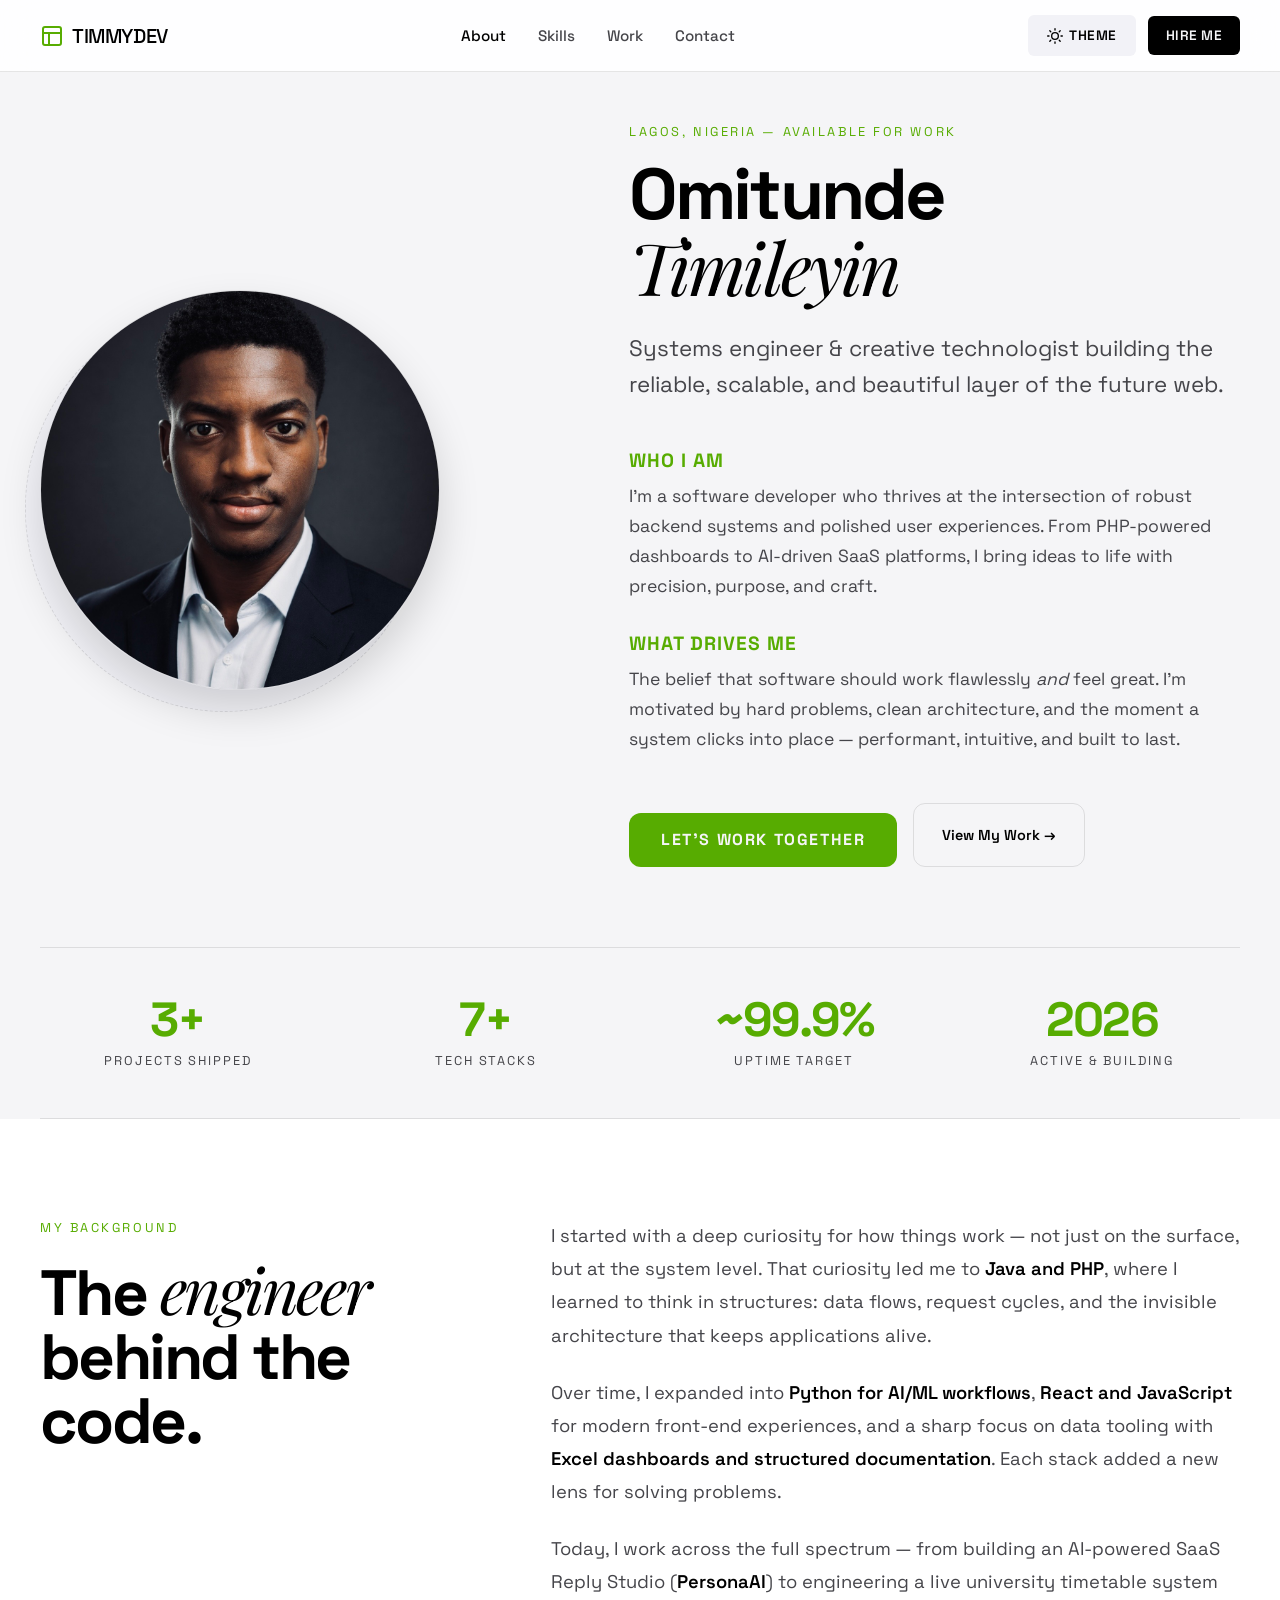
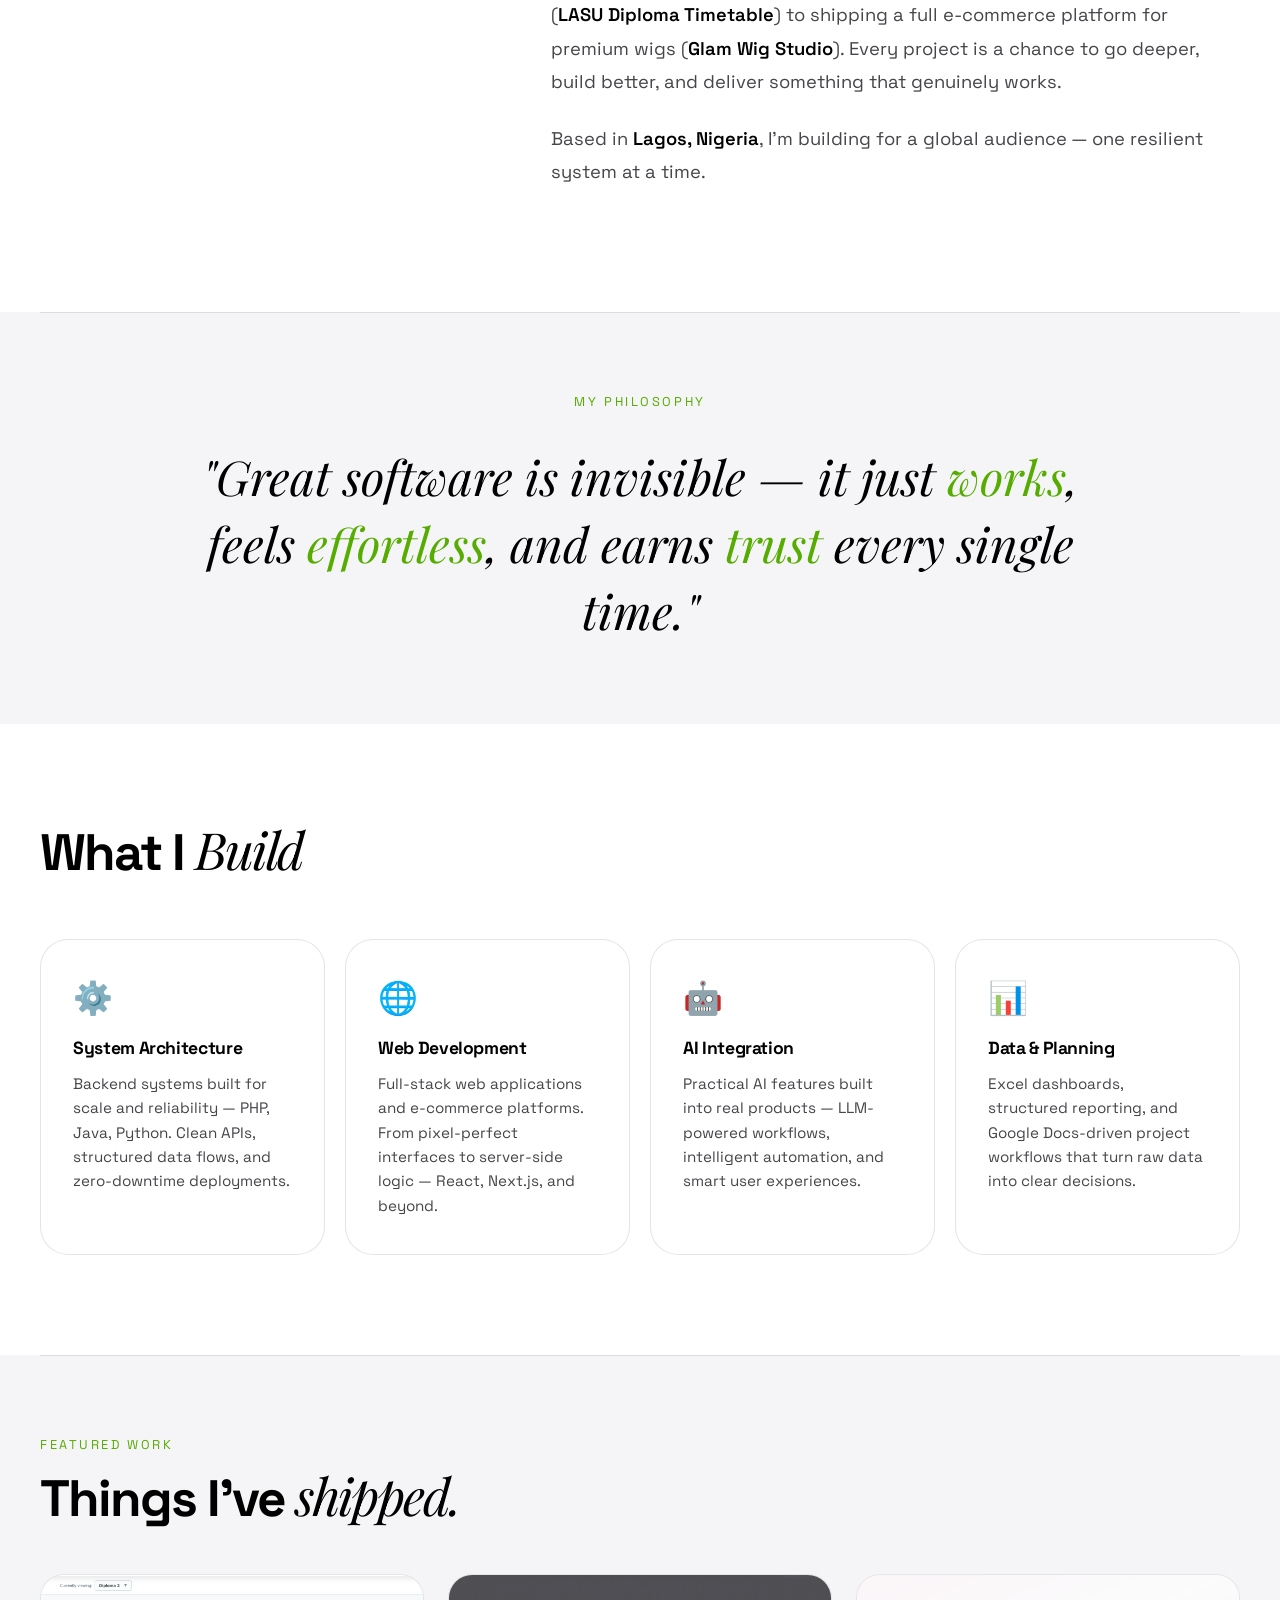
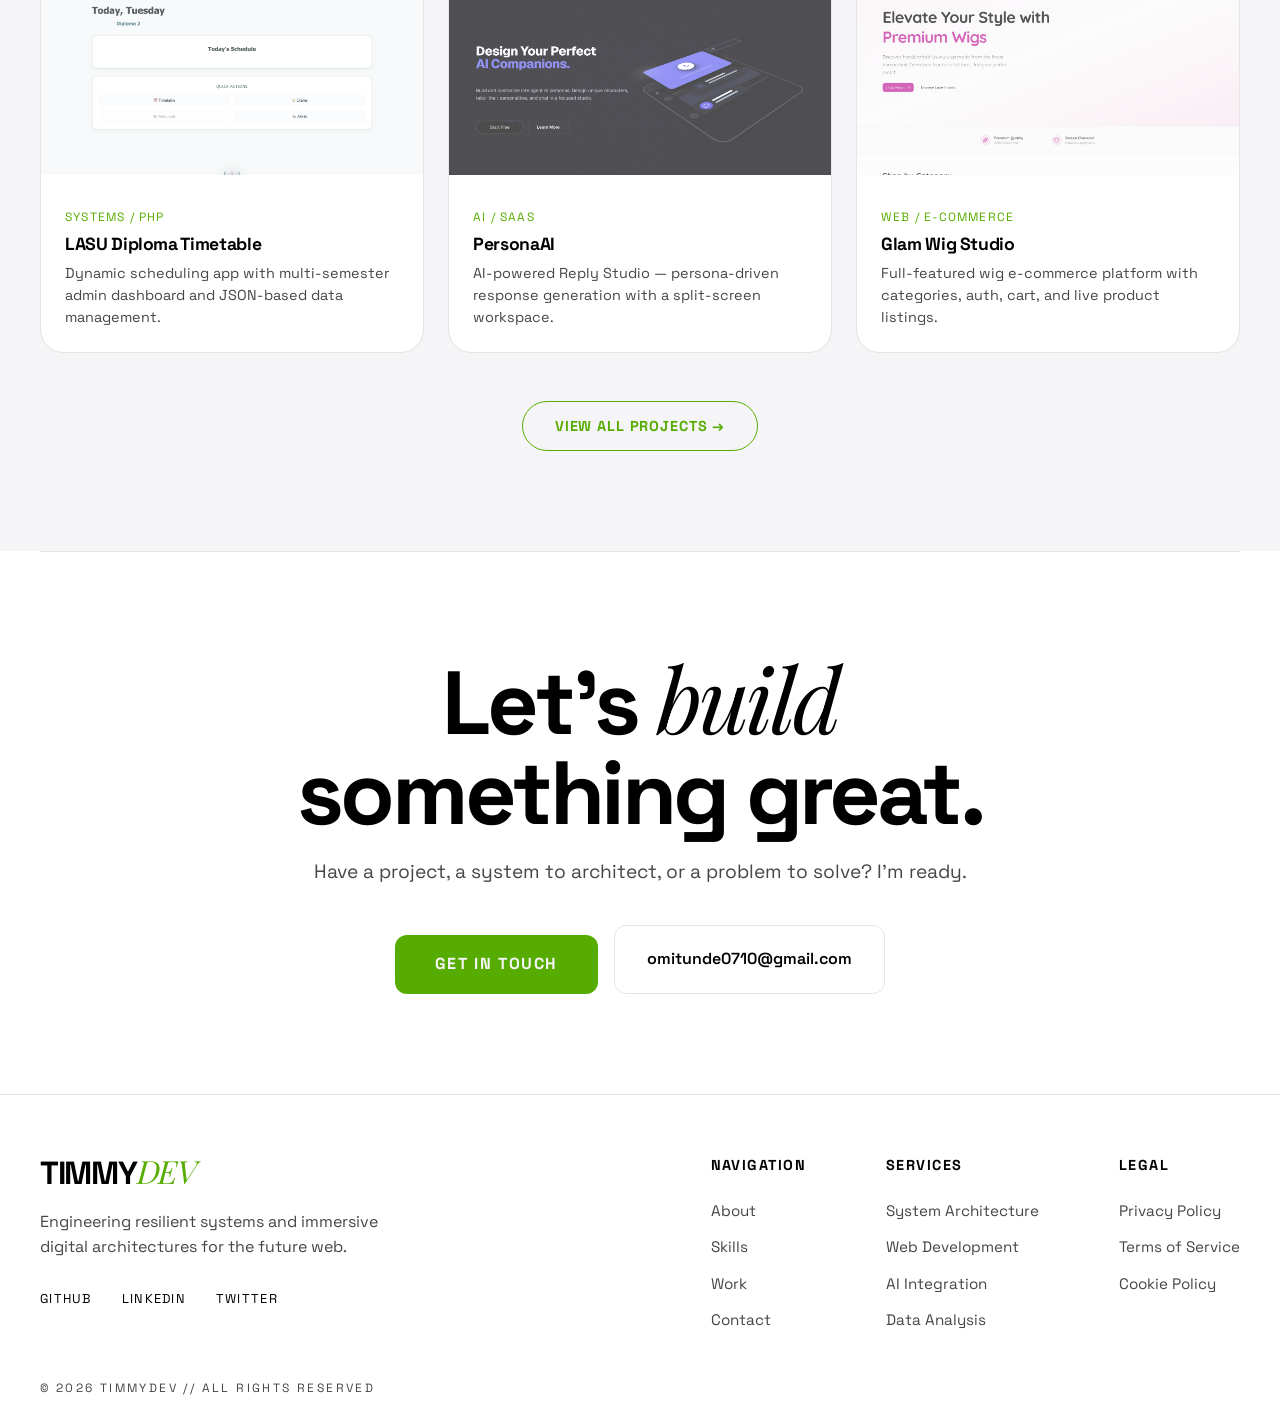
<file: about.html>
<!DOCTYPE html>
<html lang="en">
<head>
    <meta charset="UTF-8">
    <meta name="viewport" content="width=device-width, initial-scale=1.0">
    <title>TIMMYDEV — About Omitunde Timileyin</title>
    <meta name="description" content="Omitunde Timileyin — Systems engineer, web developer & AI builder from Lagos, Nigeria. Building reliable, scalable, user-focused digital solutions.">
    <link rel="stylesheet" href="style.css">
    <style>
        .about-page { padding-top: 120px; padding-bottom: 0; }

        /* Stats Strip */
        .stats-strip {
            display: flex;
            justify-content: space-between;
            align-items: center;
            padding: 48px 0;
            border-top: 1px solid var(--border);
            border-bottom: 1px solid var(--border);
            margin: 80px 0 0;
            flex-wrap: wrap;
            gap: 32px;
        }
        .stat-item { text-align: center; flex: 1; min-width: 120px; }
        .stat-number { font-size: 3rem; font-weight: 700; color: var(--accent); letter-spacing: -0.04em; line-height: 1; }
        .stat-label { font-size: 0.8rem; color: var(--fg-muted); text-transform: uppercase; letter-spacing: 0.15em; margin-top: 8px; }

        /* Story Section */
        .story-section {
            display: grid;
            grid-template-columns: 1fr 1.6fr;
            gap: 80px;
            padding: 100px 0;
            align-items: start;
        }
        .story-label { font-size: 0.8rem; color: var(--accent); text-transform: uppercase; letter-spacing: 0.2em; margin-bottom: 20px; }
        .story-heading { font-size: clamp(2.5rem, 5vw, 4rem); line-height: 1; letter-spacing: -0.04em; }
        .story-body p { font-size: 1.15rem; color: var(--fg-muted); line-height: 1.8; margin-bottom: 24px; }
        .story-body p span { color: var(--fg); font-weight: 600; }

        /* Philosophy Quote */
        .philosophy-block {
            padding: 80px 0;
            border-top: 1px solid var(--border);
            text-align: center;
        }
        .philosophy-block blockquote {
            font-family: 'Playfair Display', serif;
            font-style: italic;
            font-size: clamp(1.8rem, 4vw, 3rem);
            color: var(--fg);
            max-width: 900px;
            margin: 0 auto;
            line-height: 1.4;
        }
        .philosophy-block blockquote span { color: var(--accent); }

        /* Services */
        .services-section { padding: 100px 0; }
        .services-heading { font-size: clamp(2rem, 4vw, 3.5rem); margin-bottom: 60px; letter-spacing: -0.04em; }
        .services-grid {
            display: grid;
            grid-template-columns: repeat(4, 1fr);
            gap: 20px;
        }
        .service-card {
            background: var(--surface);
            border: 1px solid var(--border);
            border-radius: 28px;
            padding: 36px 32px;
            transition: var(--transition-smooth);
        }
        .service-card:hover { border-color: var(--accent); transform: translateY(-4px); }
        .service-icon { font-size: 2rem; margin-bottom: 20px; }
        .service-card h3 { font-size: 1.1rem; margin-bottom: 14px; letter-spacing: -0.02em; }
        .service-card p { font-size: 0.95rem; color: var(--fg-muted); line-height: 1.6; }

        /* Projects teaser */
        .projects-teaser { padding: 80px 0 100px; border-top: 1px solid var(--border); }
        .projects-teaser-grid { display: grid; grid-template-columns: repeat(3, 1fr); gap: 24px; margin-top: 50px; }
        .project-teaser-card {
            background: var(--surface);
            border: 1px solid var(--border);
            border-radius: 24px;
            overflow: hidden;
            transition: var(--transition-smooth);
        }
        .project-teaser-card:hover { border-color: var(--accent); transform: translateY(-4px); }
        .project-teaser-card img { width: 100%; height: 200px; object-fit: cover; opacity: 0.7; transition: var(--transition-smooth); }
        .project-teaser-card:hover img { opacity: 1; }
        .project-teaser-info { padding: 24px; }
        .project-teaser-tag { font-size: 0.75rem; color: var(--accent); text-transform: uppercase; letter-spacing: 0.1em; }
        .project-teaser-info h3 { font-size: 1.1rem; margin: 8px 0 10px; letter-spacing: -0.02em; }
        .project-teaser-info p { font-size: 0.9rem; color: var(--fg-muted); line-height: 1.5; }

        /* CTA */
        .about-cta {
            padding: 100px 0;
            text-align: center;
            border-top: 1px solid var(--border);
        }
        .about-cta h2 { font-size: clamp(3rem, 7vw, 6rem); letter-spacing: -0.04em; margin-bottom: 20px; }
        .about-cta p { color: var(--fg-muted); font-size: 1.2rem; margin-bottom: 40px; }
        .about-cta-btns { display: flex; gap: 16px; justify-content: center; flex-wrap: wrap; }

        @media (max-width: 1024px) {
            .story-section { grid-template-columns: 1fr; gap: 40px; }
            .services-grid { grid-template-columns: repeat(2, 1fr); }
            .projects-teaser-grid { grid-template-columns: repeat(2, 1fr); }
        }
        @media (max-width: 768px) {
            .stats-strip { justify-content: center; }
            .services-grid { grid-template-columns: 1fr; }
            .projects-teaser-grid { grid-template-columns: 1fr; }
            .about-cta h2 { font-size: 3rem; }
        }
    </style>
</head>

<body class="light-mode">
    <nav class="navbar">
        <a href="index.html" class="nav-brand" style="text-decoration:none;">
            <svg width="24" height="24" viewBox="0 0 24 24" fill="none" stroke="currentColor" stroke-width="2" stroke-linecap="round" stroke-linejoin="round" style="color: var(--accent); margin-right: 8px;">
                <rect x="3" y="3" width="18" height="18" rx="2" ry="2"></rect>
                <line x1="3" y1="9" x2="21" y2="9"></line>
                <line x1="9" y1="21" x2="9" y2="9"></line>
            </svg>
            <span>TIMMYDEV</span>
        </a>
        <div class="nav-links">
            <a href="index.html#about" class="active">About</a>
            <a href="index.html#skills">Skills</a>
            <a href="index.html#projects">Work</a>
            <a href="index.html#contact">Contact</a>
        </div>
        <div class="nav-actions">
            <a href="#" id="theme-toggle" class="nav-btn btn-secondary" title="Toggle Mode">
                <svg width="16" height="16" viewBox="0 0 24 24" fill="none" stroke="currentColor" stroke-width="2" stroke-linecap="round" stroke-linejoin="round" style="margin-right: 6px;">
                    <circle cx="12" cy="12" r="5"></circle>
                    <line x1="12" y1="1" x2="12" y2="3"></line>
                    <line x1="12" y1="21" x2="12" y2="23"></line>
                    <line x1="4.22" y1="4.22" x2="5.64" y2="5.64"></line>
                    <line x1="18.36" y1="18.36" x2="19.78" y2="19.78"></line>
                    <line x1="1" y1="12" x2="3" y2="12"></line>
                    <line x1="21" y1="12" x2="23" y2="12"></line>
                    <line x1="4.22" y1="19.78" x2="5.64" y2="18.36"></line>
                    <line x1="18.36" y1="5.64" x2="19.78" y2="4.22"></line>
                </svg>
                THEME
            </a>
            <a href="index.html#contact" class="nav-btn btn-primary">HIRE ME</a>
        </div>
    </nav>

    <main class="about-page">

        <!-- ── HERO ── -->
        <section class="container">
            <div class="about-container">
                <div class="about-photo-wrapper reveal-mobile">
                    <img src="pro-photo.jpg" alt="Omitunde Timileyin" class="about-photo">
                    <div class="about-photo-backdrop"></div>
                </div>
                <div class="about-content reveal-mobile">
                    <span style="font-size:0.8rem;color:var(--accent);text-transform:uppercase;letter-spacing:0.2em;">Lagos, Nigeria — Available for work</span>
                    <h1 style="margin-top:16px;">Omitunde<br><span class="italics">Timileyin</span></h1>
                    <p class="about-lead">Systems engineer & creative technologist building the reliable, scalable, and beautiful layer of the future web.</p>
                    <div class="about-details">
                        <div class="about-section">
                            <h3>Who I Am</h3>
                            <p>I'm a software developer who thrives at the intersection of robust backend systems and polished user experiences. From PHP-powered dashboards to AI-driven SaaS platforms, I bring ideas to life with precision, purpose, and craft.</p>
                        </div>
                        <div class="about-section">
                            <h3>What Drives Me</h3>
                            <p>The belief that software should work flawlessly <em>and</em> feel great. I'm motivated by hard problems, clean architecture, and the moment a system clicks into place — performant, intuitive, and built to last.</p>
                        </div>
                    </div>
                    <div style="display:flex;gap:16px;flex-wrap:wrap;margin-top:8px;">
                        <a href="index.html#contact" class="btn-submit" style="text-decoration:none;display:inline-block;padding:16px 32px;border-radius:12px;">Let's Work Together</a>
                        <a href="index.html#projects" style="display:inline-flex;align-items:center;gap:8px;padding:16px 28px;border:1px solid var(--border);border-radius:12px;color:var(--fg);text-decoration:none;font-weight:600;font-size:0.9rem;transition:var(--transition-smooth);" onmouseover="this.style.borderColor='var(--accent)'" onmouseout="this.style.borderColor='var(--border)'">View My Work →</a>
                    </div>
                </div>
            </div>

            <!-- Stats Strip -->
            <div class="stats-strip reveal-mobile">
                <div class="stat-item">
                    <div class="stat-number">3+</div>
                    <div class="stat-label">Projects Shipped</div>
                </div>
                <div class="stat-item">
                    <div class="stat-number">7+</div>
                    <div class="stat-label">Tech Stacks</div>
                </div>
                <div class="stat-item">
                    <div class="stat-number">~99.9%</div>
                    <div class="stat-label">Uptime Target</div>
                </div>
                <div class="stat-item">
                    <div class="stat-number">2026</div>
                    <div class="stat-label">Active & Building</div>
                </div>
            </div>
        </section>

        <!-- ── STORY ── -->
        <section class="container" style="background:var(--surface);padding-left:40px;padding-right:40px;border-radius:0;">
            <div class="story-section reveal-mobile">
                <div>
                    <p class="story-label">My Background</p>
                    <h2 class="story-heading">The <span class="italics">engineer</span> behind the code.</h2>
                </div>
                <div class="story-body">
                    <p>I started with a deep curiosity for how things work — not just on the surface, but at the system level. That curiosity led me to <span>Java and PHP</span>, where I learned to think in structures: data flows, request cycles, and the invisible architecture that keeps applications alive.</p>
                    <p>Over time, I expanded into <span>Python for AI/ML workflows</span>, <span>React and JavaScript</span> for modern front-end experiences, and a sharp focus on data tooling with <span>Excel dashboards and structured documentation</span>. Each stack added a new lens for solving problems.</p>
                    <p>Today, I work across the full spectrum — from building an AI-powered SaaS Reply Studio (<span>PersonaAI</span>) to engineering a live university timetable system (<span>LASU Diploma Timetable</span>) to shipping a full e-commerce platform for premium wigs (<span>Glam Wig Studio</span>). Every project is a chance to go deeper, build better, and deliver something that genuinely works.</p>
                    <p>Based in <span>Lagos, Nigeria</span>, I'm building for a global audience — one resilient system at a time.</p>
                </div>
            </div>
        </section>

        <!-- ── PHILOSOPHY ── -->
        <section class="container">
            <div class="philosophy-block reveal-mobile">
                <p style="font-size:0.8rem;color:var(--accent);text-transform:uppercase;letter-spacing:0.2em;margin-bottom:32px;">My Philosophy</p>
                <blockquote>"Great software is invisible — it just <span>works</span>, feels <span>effortless</span>, and earns <span>trust</span> every single time."</blockquote>
            </div>
        </section>

        <!-- ── SERVICES ── -->
        <section class="container" style="background:var(--surface);padding-left:40px;padding-right:40px;">
            <div class="services-section reveal-mobile">
                <h2 class="services-heading">What I <span class="italics">Build</span></h2>
                <div class="services-grid">
                    <div class="service-card">
                        <div class="service-icon">⚙️</div>
                        <h3>System Architecture</h3>
                        <p>Backend systems built for scale and reliability — PHP, Java, Python. Clean APIs, structured data flows, and zero-downtime deployments.</p>
                    </div>
                    <div class="service-card">
                        <div class="service-icon">🌐</div>
                        <h3>Web Development</h3>
                        <p>Full-stack web applications and e-commerce platforms. From pixel-perfect interfaces to server-side logic — React, Next.js, and beyond.</p>
                    </div>
                    <div class="service-card">
                        <div class="service-icon">🤖</div>
                        <h3>AI Integration</h3>
                        <p>Practical AI features built into real products — LLM-powered workflows, intelligent automation, and smart user experiences.</p>
                    </div>
                    <div class="service-card">
                        <div class="service-icon">📊</div>
                        <h3>Data & Planning</h3>
                        <p>Excel dashboards, structured reporting, and Google Docs-driven project workflows that turn raw data into clear decisions.</p>
                    </div>
                </div>
            </div>
        </section>

        <!-- ── PROJECTS TEASER ── -->
        <section class="container">
            <div class="projects-teaser reveal-mobile">
                <p style="font-size:0.8rem;color:var(--accent);text-transform:uppercase;letter-spacing:0.2em;margin-bottom:16px;">Featured Work</p>
                <h2 style="font-size:clamp(2rem,4vw,3.5rem);letter-spacing:-0.04em;">Things I've <span class="italics">shipped.</span></h2>
                <div class="projects-teaser-grid">
                    <div class="project-teaser-card">
                        <img src="lasu_timetable.png" alt="LASU Diploma Timetable">
                        <div class="project-teaser-info">
                            <span class="project-teaser-tag">Systems / PHP</span>
                            <h3>LASU Diploma Timetable</h3>
                            <p>Dynamic scheduling app with multi-semester admin dashboard and JSON-based data management.</p>
                        </div>
                    </div>
                    <div class="project-teaser-card">
                        <img src="persona_ai.png" alt="PersonaAI">
                        <div class="project-teaser-info">
                            <span class="project-teaser-tag">AI / SaaS</span>
                            <h3>PersonaAI</h3>
                            <p>AI-powered Reply Studio — persona-driven response generation with a split-screen workspace.</p>
                        </div>
                    </div>
                    <div class="project-teaser-card">
                        <img src="glam_wig_studio.png" alt="Glam Wig Studio">
                        <div class="project-teaser-info">
                            <span class="project-teaser-tag">Web / E-Commerce</span>
                            <h3>Glam Wig Studio</h3>
                            <p>Full-featured wig e-commerce platform with categories, auth, cart, and live product listings.</p>
                        </div>
                    </div>
                </div>
                <div style="text-align:center;margin-top:48px;">
                    <a href="index.html#projects" style="display:inline-flex;align-items:center;gap:8px;padding:14px 32px;border:1px solid var(--accent);color:var(--accent);border-radius:100px;font-size:0.9rem;font-weight:700;text-decoration:none;letter-spacing:0.06em;transition:var(--transition-smooth);" onmouseover="this.style.background='var(--accent)';this.style.color='var(--bg)'" onmouseout="this.style.background='transparent';this.style.color='var(--accent)'">VIEW ALL PROJECTS →</a>
                </div>
            </div>
        </section>

        <!-- ── CTA ── -->
        <section class="container" style="background:var(--surface);padding-left:40px;padding-right:40px;">
            <div class="about-cta reveal-mobile">
                <h2>Let's <span class="italics">build</span><br>something great.</h2>
                <p>Have a project, a system to architect, or a problem to solve? I'm ready.</p>
                <div class="about-cta-btns">
                    <a href="index.html#contact" class="btn-submit" style="text-decoration:none;display:inline-block;padding:18px 40px;border-radius:12px;font-size:1rem;">Get In Touch</a>
                    <a href="mailto:omitunde0710@gmail.com" style="display:inline-flex;align-items:center;gap:8px;padding:18px 32px;border:1px solid var(--border);border-radius:12px;color:var(--fg);text-decoration:none;font-weight:600;transition:var(--transition-smooth);" onmouseover="this.style.borderColor='var(--accent)'" onmouseout="this.style.borderColor='var(--border)'">omitunde0710@gmail.com</a>
                </div>
            </div>
        </section>

    </main>

    <footer class="container">
        <div class="footer-top reveal-mobile">
            <div class="footer-brand">
                <h2>TIMMY<span class="italics" style="color: var(--accent);">DEV</span></h2>
                <p>Engineering resilient systems and immersive digital architectures for the future web.</p>
                <div class="footer-socials">
                    <a href="https://github.com/timmygetsit" target="_blank">GITHUB</a>
                    <a href="https://linkedin.com/in/timileyin-omitunde-b83349403" target="_blank">LINKEDIN</a>
                    <a href="https://twitter.com/xt2timmy" target="_blank">TWITTER</a>
                </div>
            </div>
            <div class="footer-links-group">
                <div class="footer-col">
                    <h4>NAVIGATION</h4>
                    <a href="about.html">About</a>
                    <a href="index.html#skills">Skills</a>
                    <a href="index.html#projects">Work</a>
                    <a href="index.html#contact">Contact</a>
                </div>
                <div class="footer-col">
                    <h4>SERVICES</h4>
                    <a href="index.html#project-systems">System Architecture</a>
                    <a href="index.html#project-web">Web Development</a>
                    <a href="index.html#project-ai">AI Integration</a>
                    <a href="index.html#project-excel">Data Analysis</a>
                </div>
                <div class="footer-col">
                    <h4>LEGAL</h4>
                    <a href="privacy.html">Privacy Policy</a>
                    <a href="terms.html">Terms of Service</a>
                    <a href="cookies.html">Cookie Policy</a>
                </div>
            </div>
        </div>
        <div class="footer-bottom reveal-mobile">
            <div class="footer-copy">&copy; 2026 TIMMYDEV // All Rights Reserved</div>
        </div>
    </footer>

    <script src="script.js"></script>
</body>
</html>
</file>
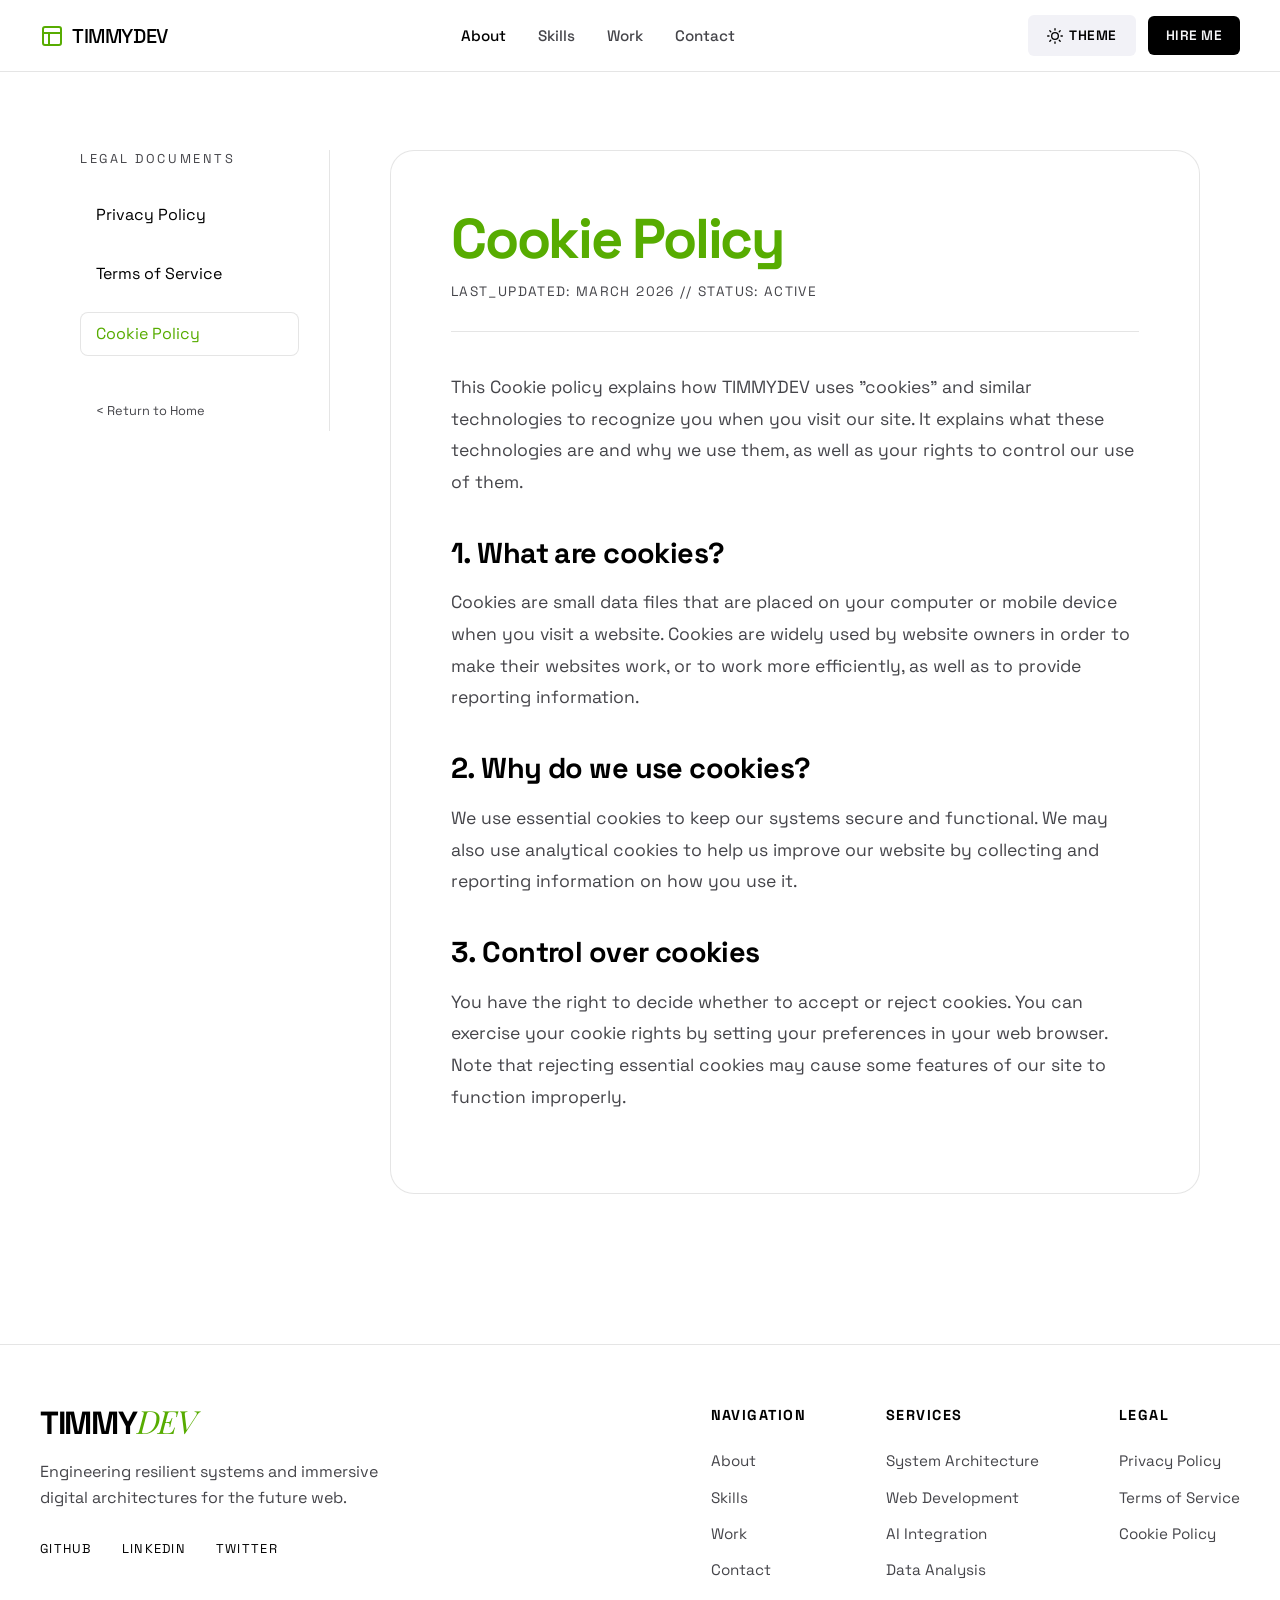
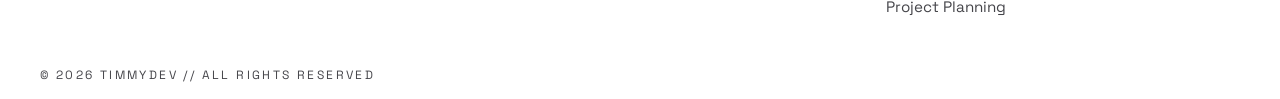
<file: cookies.html>
<!DOCTYPE html>
<html lang="en">

<head>
    <meta charset="UTF-8">
    <meta name="viewport" content="width=device-width, initial-scale=1.0">
    <title>Cookie Policy - TIMMYDEV</title>
    <link rel="stylesheet" href="style.css">
</head>

<body class="light-mode">
    <nav class="navbar">
        <a href="index.html#" class="nav-brand" style="text-decoration:none;">
            <svg width="24" height="24" viewBox="0 0 24 24" fill="none" stroke="currentColor" stroke-width="2" stroke-linecap="round" stroke-linejoin="round" style="color: var(--accent); margin-right: 8px;">
                <rect x="3" y="3" width="18" height="18" rx="2" ry="2"></rect>
                <line x1="3" y1="9" x2="21" y2="9"></line>
                <line x1="9" y1="21" x2="9" y2="9"></line>
            </svg>
            <span>TIMMYDEV</span>
        </a>
        
        <div class="nav-links">
            <a href="index.html#about" class="active">About</a>
            <a href="index.html#skills">Skills</a>
            <a href="index.html#projects">Work</a>
            <a href="index.html#contact">Contact</a>
        </div>
        
        <div class="nav-actions">
            <a href="#" id="theme-toggle" class="nav-btn btn-secondary" title="Toggle Mode">
                <svg width="16" height="16" viewBox="0 0 24 24" fill="none" stroke="currentColor" stroke-width="2" stroke-linecap="round" stroke-linejoin="round" style="margin-right: 6px;">
                    <circle cx="12" cy="12" r="5"></circle>
                    <line x1="12" y1="1" x2="12" y2="3"></line>
                    <line x1="12" y1="21" x2="12" y2="23"></line>
                    <line x1="4.22" y1="4.22" x2="5.64" y2="5.64"></line>
                    <line x1="18.36" y1="18.36" x2="19.78" y2="19.78"></line>
                    <line x1="1" y1="12" x2="3" y2="12"></line>
                    <line x1="21" y1="12" x2="23" y2="12"></line>
                    <line x1="4.22" y1="19.78" x2="5.64" y2="18.36"></line>
                    <line x1="18.36" y1="5.64" x2="19.78" y2="4.22"></line>
                </svg>
                THEME
            </a>
            <a href="index.html#contact" class="nav-btn btn-primary">HIRE ME</a>
        </div>
    </nav>

    <main class="legal-container">
        <aside class="legal-sidebar">
            <div class="legal-sidebar-title">Legal Documents</div>
            <a href="privacy.html">Privacy Policy</a>
            <a href="terms.html">Terms of Service</a>
            <a href="cookies.html" class="active">Cookie Policy</a>
            <a href="index.html" style="margin-top: 20px; color: var(--fg-muted); font-size: 0.8rem;">
                &lt; Return to Home</a>
        </aside>

        <section class="legal-content">
            <div class="legal-header">
                <h1 class="reveal-mobile">Cookie Policy</h1>
                <p class="reveal-mobile">LAST_UPDATED: MARCH 2026 // STATUS: ACTIVE</p>
            </div>

            <div class="legal-body">
                <p class="reveal-mobile">This Cookie policy explains how TIMMYDEV uses "cookies" and similar technologies to recognize you
                    when you visit our site. It explains what these technologies are and why we use them, as well as
                    your rights to control our use of them.</p>

                <h2 class="reveal-mobile">1. What are cookies?</h2>
                <p class="reveal-mobile">Cookies are small data files that are placed on your computer or mobile device when you visit a
                    website. Cookies are widely used by website owners in order to make their websites work, or to work
                    more efficiently, as well as to provide reporting information.</p>

                <h2 class="reveal-mobile">2. Why do we use cookies?</h2>
                <p class="reveal-mobile">We use essential cookies to keep our systems secure and functional. We may also use analytical
                    cookies to help us improve our website by collecting and reporting information on how you use it.
                </p>

                <h2 class="reveal-mobile">3. Control over cookies</h2>
                <p class="reveal-mobile">You have the right to decide whether to accept or reject cookies. You can exercise your cookie rights
                    by setting your preferences in your web browser. Note that rejecting essential cookies may cause
                    some features of our site to function improperly.</p>
            </div>
        </section>
    </main>

    <footer class="container">
        <div class="footer-top reveal-mobile">
            <div class="footer-brand">
                <h2>TIMMY<span class="italics" style="color: var(--accent);">DEV</span></h2>
                <p>Engineering resilient systems and immersive digital architectures for the future web.</p>
                <div class="footer-socials">
                    <a href="https://github.com/timmy" target="_blank">GITHUB</a>
                    <a href="https://linkedin.com/in/timmy" target="_blank">LINKEDIN</a>
                    <a href="https://twitter.com/timmy" target="_blank">TWITTER</a>
                </div>
            </div>
            <div class="footer-links-group">
                <div class="footer-col">
                    <h4>NAVIGATION</h4>
                    <a href="index.html#about">About</a>
                    <a href="index.html#skills">Skills</a>
                    <a href="index.html#projects">Work</a>
                    <a href="index.html#contact">Contact</a>
                </div>
                <div class="footer-col">
                    <h4>SERVICES</h4>
                    <a href="index.html#project-systems">System Architecture</a>
                    <a href="index.html#project-web">Web Development</a>
                    <a href="index.html#project-ai">AI Integration</a>
                    <a href="index.html#project-excel">Data Analysis</a>
                    <a href="index.html#project-docs">Project Planning</a>
                </div>
                <div class="footer-col">
                    <h4>LEGAL</h4>
                    <a href="privacy.html">Privacy Policy</a>
                    <a href="terms.html">Terms of Service</a>
                    <a href="cookies.html">Cookie Policy</a>
                </div>
            </div>
        </div>
        <div class="footer-bottom reveal-mobile">
            <div class="footer-copy">
                &copy; 2026 TIMMYDEV // All Rights Reserved
            </div>
        </div>
    </footer>

    <script src="script.js"></script>
</body>

</html>
</file>
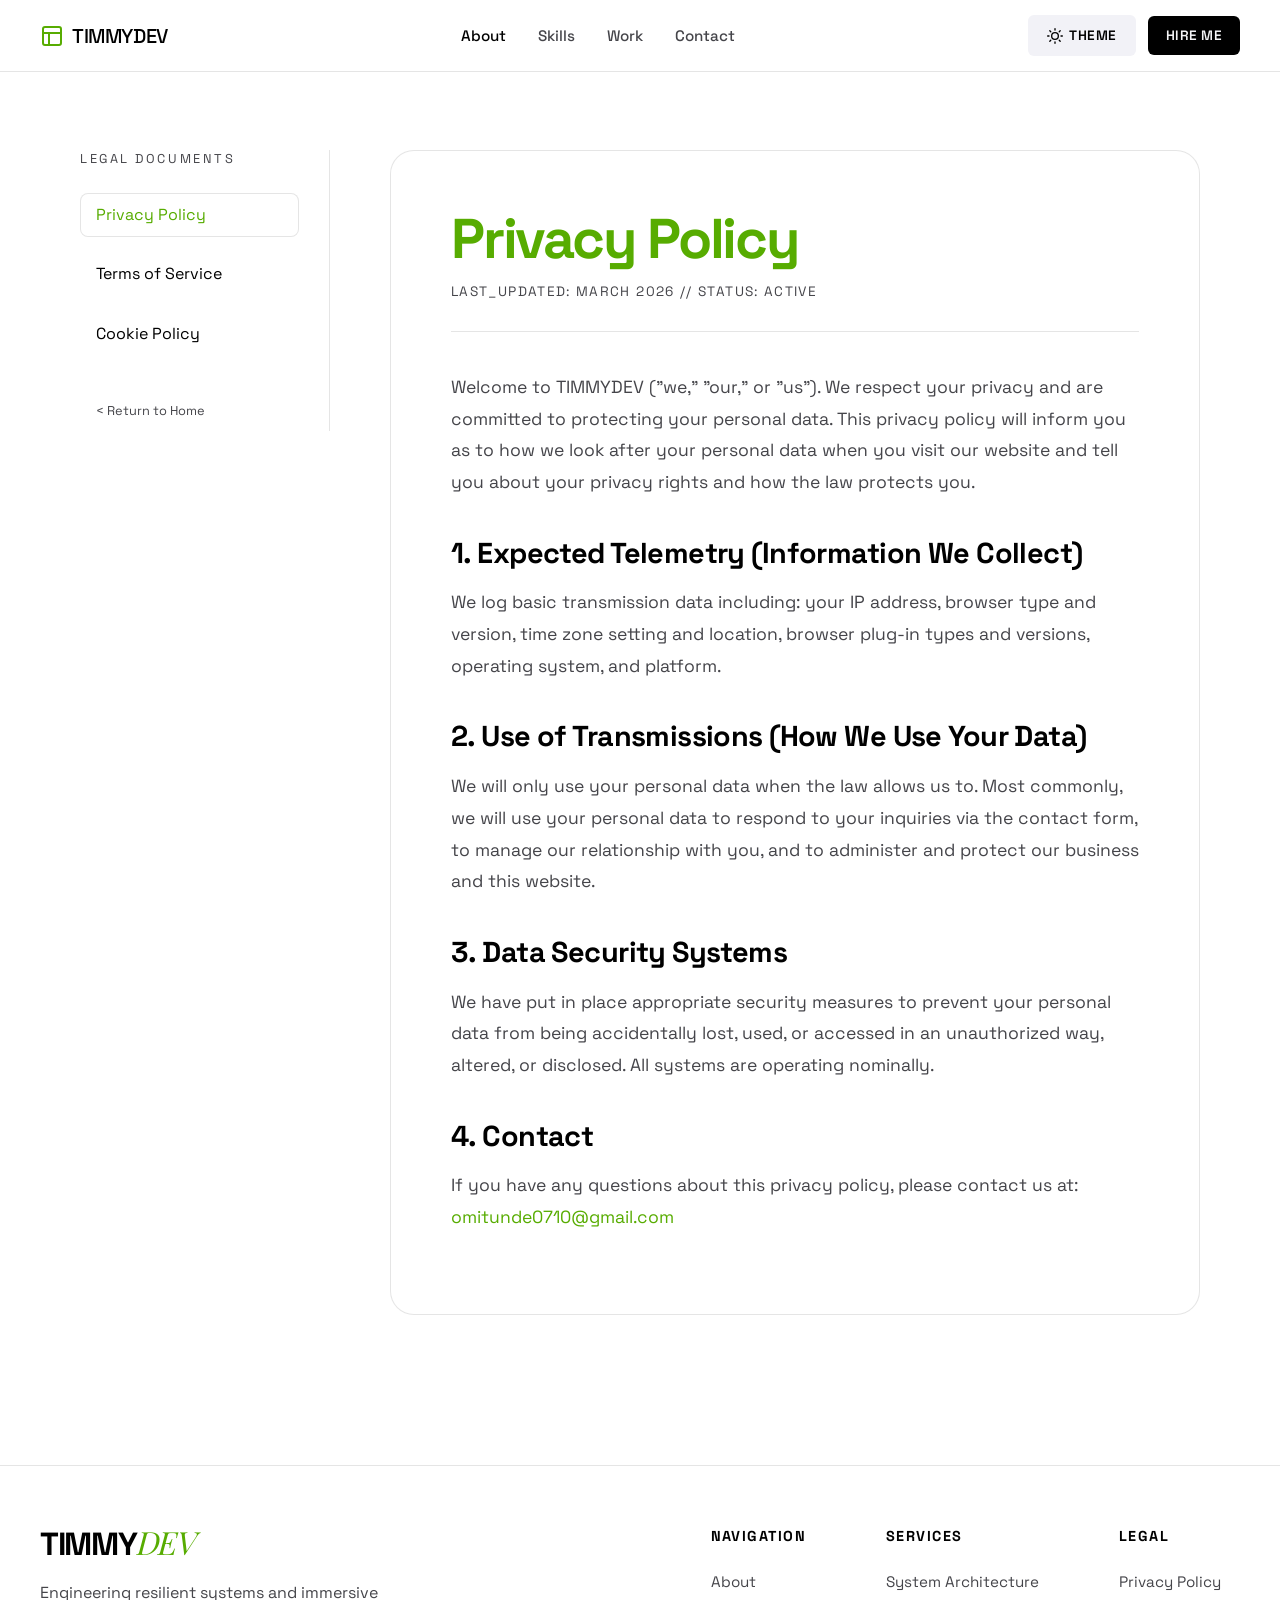
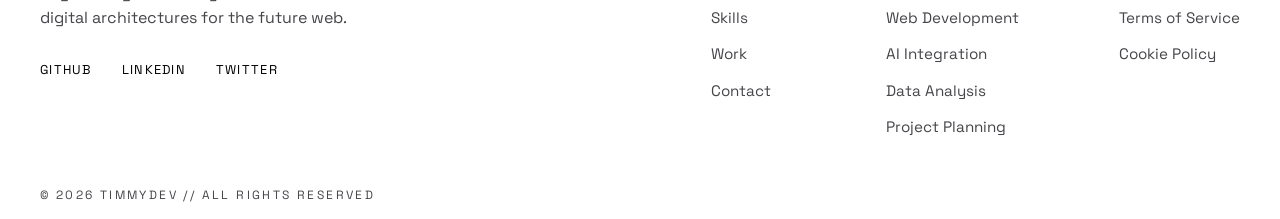
<file: privacy.html>
<!DOCTYPE html>
<html lang="en">

<head>
    <meta charset="UTF-8">
    <meta name="viewport" content="width=device-width, initial-scale=1.0">
    <title>Privacy Policy - TIMMYDEV</title>
    <link rel="stylesheet" href="style.css">
</head>

<body class="light-mode">
    <nav class="navbar">
        <a href="index.html#" class="nav-brand" style="text-decoration:none;">
            <svg width="24" height="24" viewBox="0 0 24 24" fill="none" stroke="currentColor" stroke-width="2" stroke-linecap="round" stroke-linejoin="round" style="color: var(--accent); margin-right: 8px;">
                <rect x="3" y="3" width="18" height="18" rx="2" ry="2"></rect>
                <line x1="3" y1="9" x2="21" y2="9"></line>
                <line x1="9" y1="21" x2="9" y2="9"></line>
            </svg>
            <span>TIMMYDEV</span>
        </a>
        
        <div class="nav-links">
            <a href="index.html#about" class="active">About</a>
            <a href="index.html#skills">Skills</a>
            <a href="index.html#projects">Work</a>
            <a href="index.html#contact">Contact</a>
        </div>
        
        <div class="nav-actions">
            <a href="#" id="theme-toggle" class="nav-btn btn-secondary" title="Toggle Mode">
                <svg width="16" height="16" viewBox="0 0 24 24" fill="none" stroke="currentColor" stroke-width="2" stroke-linecap="round" stroke-linejoin="round" style="margin-right: 6px;">
                    <circle cx="12" cy="12" r="5"></circle>
                    <line x1="12" y1="1" x2="12" y2="3"></line>
                    <line x1="12" y1="21" x2="12" y2="23"></line>
                    <line x1="4.22" y1="4.22" x2="5.64" y2="5.64"></line>
                    <line x1="18.36" y1="18.36" x2="19.78" y2="19.78"></line>
                    <line x1="1" y1="12" x2="3" y2="12"></line>
                    <line x1="21" y1="12" x2="23" y2="12"></line>
                    <line x1="4.22" y1="19.78" x2="5.64" y2="18.36"></line>
                    <line x1="18.36" y1="5.64" x2="19.78" y2="4.22"></line>
                </svg>
                THEME
            </a>
            <a href="index.html#contact" class="nav-btn btn-primary">HIRE ME</a>
        </div>
    </nav>

    <main class="legal-container">
        <aside class="legal-sidebar">
            <div class="legal-sidebar-title">Legal Documents</div>
            <a href="privacy.html" class="active">Privacy Policy</a>
            <a href="terms.html">Terms of Service</a>
            <a href="cookies.html">Cookie Policy</a>
            <a href="index.html" style="margin-top: 20px; color: var(--fg-muted); font-size: 0.8rem;">
                &lt; Return to Home</a>
        </aside>

        <section class="legal-content">
            <div class="legal-header">
                <h1 class="reveal-mobile">Privacy Policy</h1>
                <p class="reveal-mobile">LAST_UPDATED: MARCH 2026 // STATUS: ACTIVE</p>
            </div>

            <div class="legal-body">
                <p class="reveal-mobile">Welcome to TIMMYDEV ("we," "our," or "us"). We respect your privacy and are committed to protecting
                    your personal data. This privacy policy will inform you as to how we look after your personal data
                    when you visit our website and tell you about your privacy rights and how the law protects you.</p>

                <h2 class="reveal-mobile">1. Expected Telemetry (Information We Collect)</h2>
                <p class="reveal-mobile">We log basic transmission data including: your IP address, browser type and version, time zone
                    setting and location, browser plug-in types and versions, operating system, and platform.</p>

                <h2 class="reveal-mobile">2. Use of Transmissions (How We Use Your Data)</h2>
                <p class="reveal-mobile">We will only use your personal data when the law allows us to. Most commonly, we will use your
                    personal data to respond to your inquiries via the contact form, to manage our relationship with
                    you, and to administer and protect our business and this website.</p>

                <h2 class="reveal-mobile">3. Data Security Systems</h2>
                <p class="reveal-mobile">We have put in place appropriate security measures to prevent your personal data from being
                    accidentally lost, used, or accessed in an unauthorized way, altered, or disclosed. All systems are
                    operating nominally.</p>

                <h2 class="reveal-mobile">4. Contact</h2>
                <p class="reveal-mobile">If you have any questions about this privacy policy, please contact us at: <a
                        href="mailto:omitunde0710@gmail.com">omitunde0710@gmail.com</a></p>
            </div>
        </section>
    </main>

    <footer class="container">
        <div class="footer-top">
            <div class="footer-brand">
                <h2>TIMMY<span class="italics" style="color: var(--accent);">DEV</span></h2>
                <p>Engineering resilient systems and immersive digital architectures for the future web.</p>
                <div class="footer-socials">
                    <a href="https://github.com/timmy" target="_blank">GITHUB</a>
                    <a href="https://linkedin.com/in/timmy" target="_blank">LINKEDIN</a>
                    <a href="https://twitter.com/timmy" target="_blank">TWITTER</a>
                </div>
            </div>
            <div class="footer-links-group">
                <div class="footer-col">
                    <h4>NAVIGATION</h4>
                    <a href="index.html#about">About</a>
                    <a href="index.html#skills">Skills</a>
                    <a href="index.html#projects">Work</a>
                    <a href="index.html#contact">Contact</a>
                </div>
                <div class="footer-col">
                    <h4>SERVICES</h4>
                    <a href="index.html#project-systems">System Architecture</a>
                    <a href="index.html#project-web">Web Development</a>
                    <a href="index.html#project-ai">AI Integration</a>
                    <a href="index.html#project-excel">Data Analysis</a>
                    <a href="index.html#project-docs">Project Planning</a>
                </div>
                <div class="footer-col">
                    <h4>LEGAL</h4>
                    <a href="privacy.html">Privacy Policy</a>
                    <a href="terms.html">Terms of Service</a>
                    <a href="cookies.html">Cookie Policy</a>
                </div>
            </div>
        </div>
        <div class="footer-bottom">
            <div class="footer-copy">
                &copy; 2026 TIMMYDEV // All Rights Reserved
            </div>
        </div>
    </footer>

    <script src="script.js"></script>
</body>

</html>
</file>
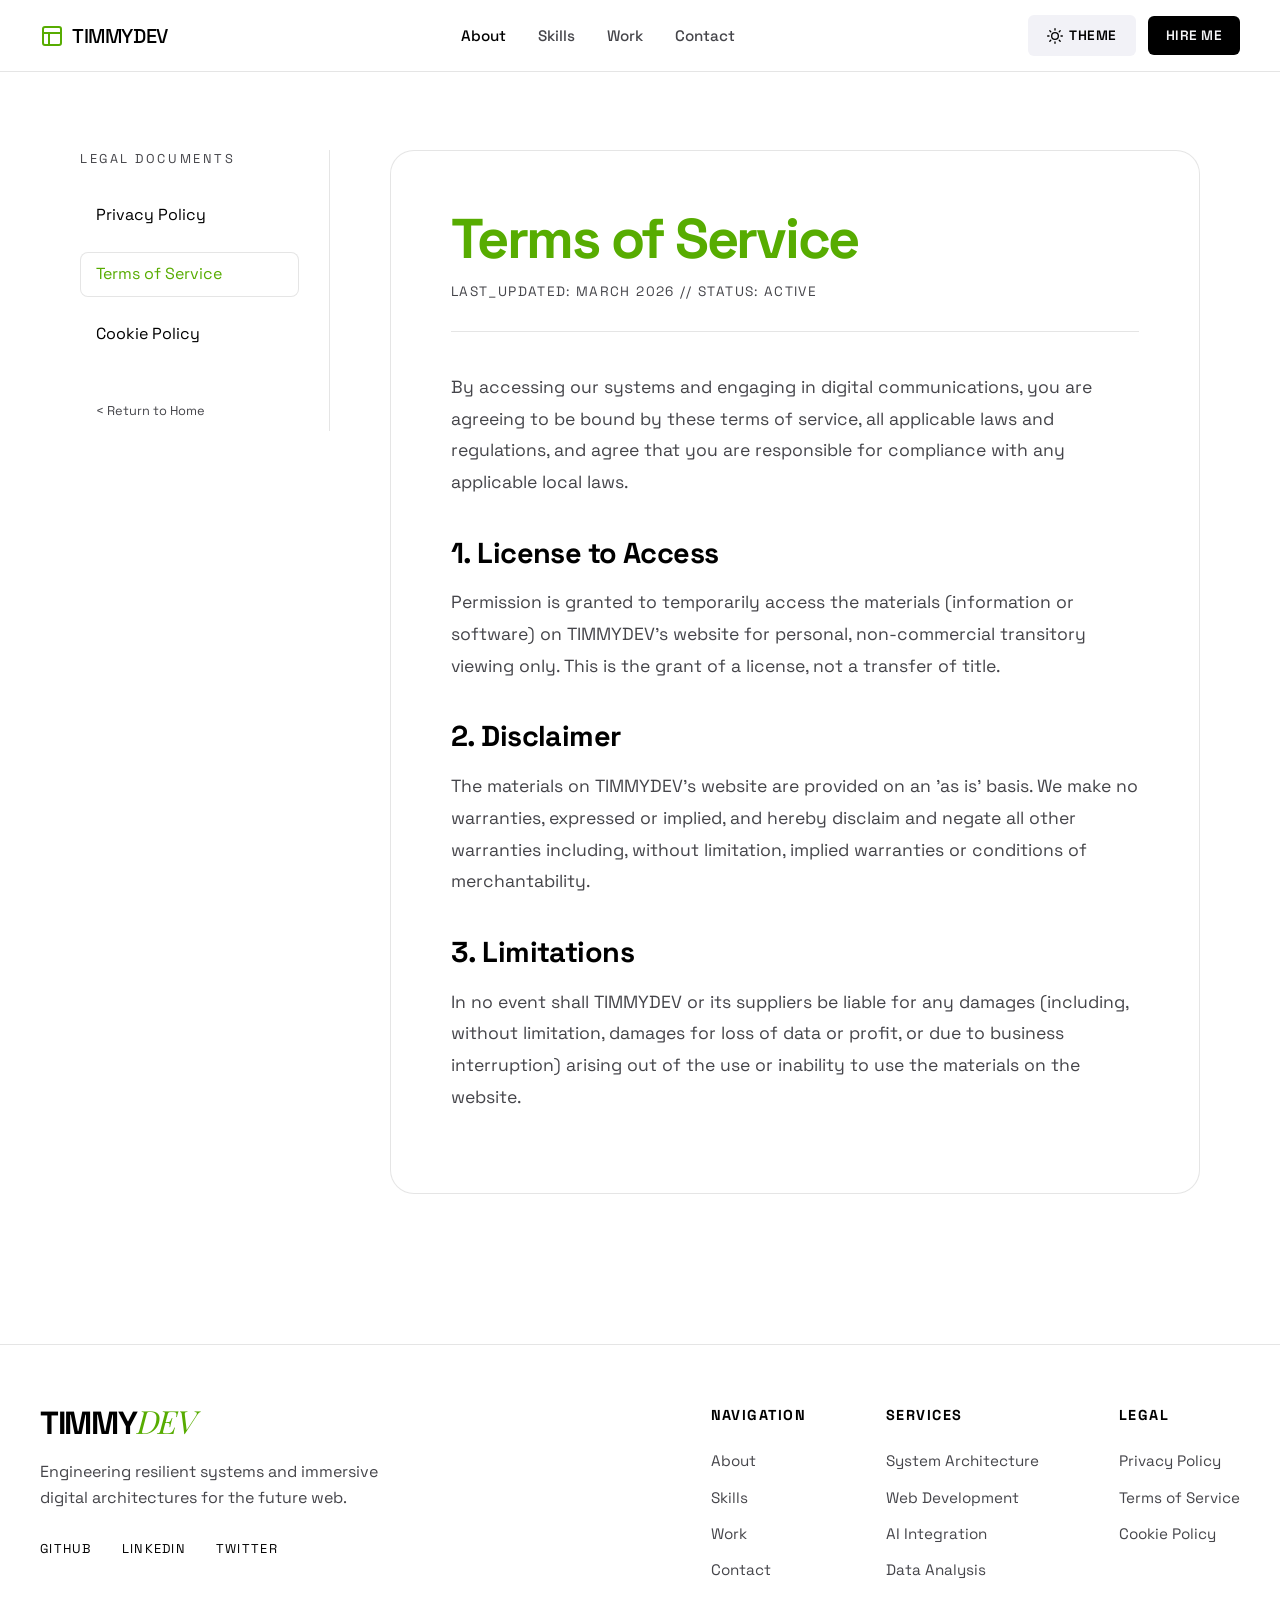
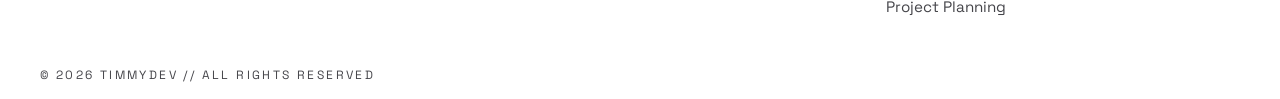
<file: terms.html>
<!DOCTYPE html>
<html lang="en">

<head>
    <meta charset="UTF-8">
    <meta name="viewport" content="width=device-width, initial-scale=1.0">
    <title>Terms of Service - TIMMYDEV</title>
    <link rel="stylesheet" href="style.css">
</head>

<body class="light-mode">
    <nav class="navbar">
        <a href="index.html#" class="nav-brand" style="text-decoration:none;">
            <svg width="24" height="24" viewBox="0 0 24 24" fill="none" stroke="currentColor" stroke-width="2" stroke-linecap="round" stroke-linejoin="round" style="color: var(--accent); margin-right: 8px;">
                <rect x="3" y="3" width="18" height="18" rx="2" ry="2"></rect>
                <line x1="3" y1="9" x2="21" y2="9"></line>
                <line x1="9" y1="21" x2="9" y2="9"></line>
            </svg>
            <span>TIMMYDEV</span>
        </a>
        
        <div class="nav-links">
            <a href="index.html#about" class="active">About</a>
            <a href="index.html#skills">Skills</a>
            <a href="index.html#projects">Work</a>
            <a href="index.html#contact">Contact</a>
        </div>
        
        <div class="nav-actions">
            <a href="#" id="theme-toggle" class="nav-btn btn-secondary" title="Toggle Mode">
                <svg width="16" height="16" viewBox="0 0 24 24" fill="none" stroke="currentColor" stroke-width="2" stroke-linecap="round" stroke-linejoin="round" style="margin-right: 6px;">
                    <circle cx="12" cy="12" r="5"></circle>
                    <line x1="12" y1="1" x2="12" y2="3"></line>
                    <line x1="12" y1="21" x2="12" y2="23"></line>
                    <line x1="4.22" y1="4.22" x2="5.64" y2="5.64"></line>
                    <line x1="18.36" y1="18.36" x2="19.78" y2="19.78"></line>
                    <line x1="1" y1="12" x2="3" y2="12"></line>
                    <line x1="21" y1="12" x2="23" y2="12"></line>
                    <line x1="4.22" y1="19.78" x2="5.64" y2="18.36"></line>
                    <line x1="18.36" y1="5.64" x2="19.78" y2="4.22"></line>
                </svg>
                THEME
            </a>
            <a href="index.html#contact" class="nav-btn btn-primary">HIRE ME</a>
        </div>
    </nav>

    <main class="legal-container">
        <aside class="legal-sidebar">
            <div class="legal-sidebar-title">Legal Documents</div>
            <a href="privacy.html">Privacy Policy</a>
            <a href="terms.html" class="active">Terms of Service</a>
            <a href="cookies.html">Cookie Policy</a>
            <a href="index.html" style="margin-top: 20px; color: var(--fg-muted); font-size: 0.8rem;">
                &lt; Return to Home</a>
        </aside>

        <section class="legal-content">
            <div class="legal-header">
                <h1 class="reveal-mobile">Terms of Service</h1>
                <p class="reveal-mobile">LAST_UPDATED: MARCH 2026 // STATUS: ACTIVE</p>
            </div>

            <div class="legal-body">
                <p class="reveal-mobile">By accessing our systems and engaging in digital communications, you are agreeing to be bound by
                    these terms of service, all applicable laws and regulations, and agree that you are responsible for
                    compliance with any applicable local laws.</p>

                <h2 class="reveal-mobile">1. License to Access</h2>
                <p class="reveal-mobile">Permission is granted to temporarily access the materials (information or software) on TIMMYDEV's
                    website for personal, non-commercial transitory viewing only. This is the grant of a license, not a
                    transfer of title.</p>

                <h2 class="reveal-mobile">2. Disclaimer</h2>
                <p class="reveal-mobile">The materials on TIMMYDEV's website are provided on an 'as is' basis. We make no warranties,
                    expressed or implied, and hereby disclaim and negate all other warranties including, without
                    limitation, implied warranties or conditions of merchantability.</p>

                <h2 class="reveal-mobile">3. Limitations</h2>
                <p class="reveal-mobile">In no event shall TIMMYDEV or its suppliers be liable for any damages (including, without limitation,
                    damages for loss of data or profit, or due to business interruption) arising out of the use or
                    inability to use the materials on the website.</p>
            </div>
        </section>
    </main>

    <footer class="container">
        <div class="footer-top reveal-mobile">
            <div class="footer-brand">
                <h2>TIMMY<span class="italics" style="color: var(--accent);">DEV</span></h2>
                <p>Engineering resilient systems and immersive digital architectures for the future web.</p>
                <div class="footer-socials">
                    <a href="https://github.com/timmy" target="_blank">GITHUB</a>
                    <a href="https://linkedin.com/in/timmy" target="_blank">LINKEDIN</a>
                    <a href="https://twitter.com/timmy" target="_blank">TWITTER</a>
                </div>
            </div>
            <div class="footer-links-group">
                <div class="footer-col">
                    <h4>NAVIGATION</h4>
                    <a href="index.html#about">About</a>
                    <a href="index.html#skills">Skills</a>
                    <a href="index.html#projects">Work</a>
                    <a href="index.html#contact">Contact</a>
                </div>
                <div class="footer-col">
                    <h4>SERVICES</h4>
                    <a href="index.html#project-systems">System Architecture</a>
                    <a href="index.html#project-web">Web Development</a>
                    <a href="index.html#project-ai">AI Integration</a>
                    <a href="index.html#project-excel">Data Analysis</a>
                    <a href="index.html#project-docs">Project Planning</a>
                </div>
                <div class="footer-col">
                    <h4>LEGAL</h4>
                    <a href="privacy.html">Privacy Policy</a>
                    <a href="terms.html">Terms of Service</a>
                    <a href="cookies.html">Cookie Policy</a>
                </div>
            </div>
        </div>
        <div class="footer-bottom reveal-mobile">
            <div class="footer-copy">
                &copy; 2026 TIMMYDEV // All Rights Reserved
            </div>
        </div>
    </footer>

    <script src="script.js"></script>
</body>

</html>
</file>
<file: style.css>
@import url('https://fonts.googleapis.com/css2?family=Space+Grotesk:wght@300;400;500;600;700&family=Playfair+Display:ital,wght@0,400;0,700;1,400&display=swap');

:root {
    --bg: #0a0a0c;
    --fg: #ffffff;
    --fg-muted: #88888e;
    --accent: #d2ff2d;
    /* Electric Lime */
    --accent-dark: #b8e622;
    --surface: #141417;
    --surface-light: #1c1c21;
    --border: rgba(255, 255, 255, 0.08);
    --transition-smooth: all 0.5s cubic-bezier(0.23, 1, 0.32, 1);
    --selection: rgba(210, 255, 45, 0.3);
    --hero-opacity: 0.7;
    --card-img-opacity: 0.4;
}

body.light-mode {
    --bg: #f5f5f7;
    --fg: #000000;
    --fg-muted: #45454a;
    --accent: #57ac01;
    --accent-dark: #59b201;
    --surface: #ffffff;
    --surface-light: #f2f2f7;
    --border: rgba(0, 0, 0, 0.1);
    --hero-opacity: 0.7;
    --card-img-opacity: 0.8;
}

/* FULL-WIDTH SECTION BACKGROUND TRICK (APPLIES TO BOTH MODES) */
section.container,
footer.container,
main.legal-container {
    position: relative;
    z-index: 1;
}

section.container::before,
footer.container::before,
main.legal-container::before {
    content: '';
    position: absolute;
    top: 0;
    bottom: 0;
    left: 50%;
    transform: translateX(-50%);
    width: 100vw;
    z-index: -2;
    background-color: inherit;
}

/* DARK MODE (DEFAULT) ALTERNATING BACKGROUNDS */
#about { background-color: var(--bg); }
#skills { background-color: var(--surface); }
#projects { background-color: var(--bg); padding-top: 100px; padding-bottom: 80px; }
#contact { background-color: var(--surface); padding-top: 80px; padding-bottom: 80px; }
.contact-wrapper { margin-top: 20px; padding-top: 0; }
footer.container { background-color: var(--surface-light); margin-top: 0; padding-top: 60px; border-top: 1px solid var(--border); }
.footer-top { padding-top: 0; }
main.legal-container { background-color: var(--bg); }

body.light-mode #about { background-color: #ffffff; }
body.light-mode #skills { background-color: #f2f2f7; }
body.light-mode #projects { background-color: #ffffff; padding-top: 100px; padding-bottom: 80px; }
body.light-mode #contact { background-color: #f2f2f7; padding-top: 80px; padding-bottom: 80px; }
body.light-mode .contact-wrapper { margin-top: 20px; padding-top: 0; }
body.light-mode footer.container { background-color: #ffffff; margin-top: 0; padding-top: 60px; border-top: 1px solid var(--border); }
body.light-mode .footer-top { padding-top: 0; }
body.light-mode main.legal-container { background-color: #ffffff; }

/* FIX FOR PROJECT CARDS IN LIGHT MODE */
body.light-mode .project-card-unique {
    --fg: #ffffff;
    --fg-muted: rgba(255, 255, 255, 0.85);
    color: var(--fg);
}

body.light-mode .project-card-unique h3 {
    color: #ffffff;
}

body.light-mode .project-card-unique::after {
    content: '';
    position: absolute;
    bottom: 0; 
    left: 0; 
    right: 0;
    height: 70%;
    background: linear-gradient(to top, rgba(0,0,0,0.85) 0%, rgba(0,0,0,0.3) 50%, transparent 100%);
    pointer-events: none;
    z-index: 1;
}

body.light-mode .project-content-overlay {
    z-index: 2;
}

body.light-mode .hero-bg-wrapper {
    mix-blend-mode: multiply;
    filter: invert(1) grayscale(100%) contrast(1.2);
}

body.light-mode .navbar {
    background: rgba(255, 255, 255, 0.9);
}

* {
    margin: 0;
    padding: 0;
    box-sizing: border-box;
}

body {
    font-family: 'Space Grotesk', sans-serif;
    background-color: var(--bg);
    color: var(--fg);
    line-height: 1.4;
    overflow-x: hidden;
    -webkit-font-smoothing: antialiased;
}

h1,
h2,
h3 {
    font-weight: 700;
    line-height: 1;
    letter-spacing: -0.04em;
}

.italics {
    font-family: 'Playfair Display', serif;
    font-style: italic;
    font-weight: 400;
}

/* Layout Utilities */
.container {
    max-width: 1400px;
    margin: 0 auto;
    padding: 0 40px;
}

/* Navigation - StandardFleet Style */
.navbar {
    position: fixed;
    top: 0;
    left: 0;
    width: 100%;
    z-index: 1000;
    background: rgba(10, 10, 12, 0.85);
    backdrop-filter: blur(20px);
    padding: 15px 40px;
    border-bottom: 1px solid var(--border);
    display: flex;
    justify-content: space-between;
    align-items: center;
}

.nav-brand {
    display: flex;
    align-items: center;
    color: var(--fg);
}

.nav-brand span {
    font-size: 1.25rem;
    font-weight: 500;
    letter-spacing: -0.02em;
}

.nav-links {
    display: flex;
    gap: 32px;
}

.nav-links a {
    color: var(--fg-muted);
    text-decoration: none;
    font-size: 0.95rem;
    font-weight: 500;
    transition: var(--transition-smooth);
}

.nav-links a:hover,
.nav-links a.active {
    color: var(--fg);
}

.nav-actions {
    display: flex;
    gap: 12px;
    align-items: center;
}

.nav-btn {
    text-decoration: none;
    font-size: 0.85rem;
    font-weight: 600;
    padding: 10px 18px;
    border-radius: 6px;
    text-transform: uppercase;
    letter-spacing: 0.5px;
    transition: var(--transition-smooth);
    display: flex;
    align-items: center;
}

.btn-secondary {
    background: var(--surface-light);
    color: var(--fg);
    border: 1px solid transparent;
}

.btn-secondary:hover {
    background: var(--surface);
    border-color: var(--border);
}

.btn-primary {
    background: var(--fg);
    color: var(--bg);
}

.btn-primary:hover {
    opacity: 0.9;
    transform: translateY(-1px);
}

/* Hero Section - Asymmetric & Immersive */
.hero {
    height: 100vh;
    display: flex;
    flex-direction: column;
    justify-content: flex-end;
    padding-bottom: 80px;
    position: relative;
    overflow: hidden;
}

.hero-bg-wrapper {
    position: absolute;
    top: 50%;
    right: -10%;
    transform: translateY(-50%);
    width: 60%;
    height: 80%;
    z-index: -1;
    opacity: var(--hero-opacity);
    filter: saturate(1.2);
    mask-image: linear-gradient(to left, black 60%, transparent);
    mix-blend-mode: screen;
    /* Perfect for dark bg images to blend black into bg */
    transition: opacity 0.6s ease;
}

.hero h1 {
    font-size: clamp(4rem, 10vw, 8rem);
    max-width: 900px;
    position: relative;
    z-index: 1;
}

.hero p {
    font-size: 1.5rem;
    color: var(--fg-muted);
    max-width: 600px;
    margin-top: 20px;
}

/* Interactive Bento Section */
.bento-grid {
    display: grid;
    grid-template-columns: repeat(4, 1fr);
    grid-template-rows: repeat(2, 350px);
    gap: 20px;
    padding: 100px 0;
}

.bento-item {
    background: var(--surface);
    border: 1px solid var(--border);
    border-radius: 32px;
    padding: 40px;
    position: relative;
    overflow: hidden;
    transition: var(--transition-smooth);
}

.bento-item:hover {
    border-color: var(--accent);
    transform: scale(1.02);
}

.item-1 {
    grid-column: span 2;
    grid-row: span 1;
}

.item-2 {
    grid-column: span 1;
    grid-row: span 1;
}

.item-3 {
    grid-column: span 1;
    grid-row: span 2;
}

/* Vertical card */
.item-4 {
    grid-column: span 1;
    grid-row: span 1;
}

.item-5 {
    grid-column: span 2;
    grid-row: span 1;
}

.skill-tag {
    display: inline-block;
    padding: 8px 16px;
    background: var(--surface-light);
    border-radius: 100px;
    font-size: 0.8rem;
    margin: 4px;
    border: 1px solid var(--border);
}

/* Projects - Horizontal Reveal */
.projects-header {
    display: flex;
    justify-content: space-between;
    align-items: flex-end;
    margin-bottom: 60px;
}

.scroll-indicator {
    display: flex;
    align-items: center;
    gap: 15px;
    font-size: 0.9rem;
    font-weight: 600;
    letter-spacing: 0.1em;
}

.scroll-arrow {
    animation: bounceRight 1.5s infinite;
}

@keyframes bounceRight {

    0%,
    20%,
    50%,
    80%,
    100% {
        transform: translateX(0);
    }

    40% {
        transform: translateX(10px);
    }

    60% {
        transform: translateX(5px);
    }
}

.project-slide {
    display: flex;
    gap: 40px;
    overflow-x: auto;
    padding: 20px 0;
    scrollbar-width: none;
}

.project-slide::-webkit-scrollbar {
    display: none;
}

.project-card-unique {
    min-width: 600px;
    height: 400px;
    background: var(--surface);
    border-radius: 40px;
    position: relative;
    overflow: hidden;
    border: 1px solid var(--border);
}

.project-card-unique img {
    width: 100%;
    height: 100%;
    object-fit: cover;
    opacity: var(--card-img-opacity);
    transition: var(--transition-smooth);
}

.project-card-unique:hover img {
    opacity: 1;
    /* Full visibility on hover */
    transform: scale(1.05);
}

.project-content-overlay {
    position: absolute;
    bottom: 40px;
    left: 40px;
}

/* Live Terminal Component */
/* Contact Section Improvements */
#contact {
    padding-top: 150px;
    padding-bottom: 150px;
}

.contact-wrapper {
    display: grid;
    grid-template-columns: 1fr 1.2fr;
    gap: 100px;
    /* Increased gap */
    text-align: left;
    margin-top: -30px;
    max-width: 1200px;
    /* Constrain for better centering */
    margin-left: auto;
    margin-right: auto;
}

.contact-info h2 {
    font-size: 5rem;
    margin-bottom: 20px;
}

.contact-info p {
    color: var(--fg-muted);
    font-size: 1.2rem;
    max-width: 400px;
    margin-bottom: 40px;
}

.contact-method {
    display: flex;
    align-items: center;
    gap: 15px;
    margin-bottom: 20px;
    color: var(--accent);
    text-decoration: none;
    font-weight: 500;
}

.contact-form {
    background: var(--surface);
    border: 1px solid var(--border);
    padding: 60px;
    border-radius: 40px;
    display: flex;
    flex-direction: column;
    gap: 25px;
    position: relative;
    overflow: hidden;
}

.input-group {
    display: flex;
    flex-direction: column;
    gap: 8px;
}

.input-group label {
    font-size: 0.8rem;
    color: var(--fg-muted);
    text-transform: uppercase;
    letter-spacing: 0.1em;
}

.input-group input,
.input-group textarea {
    background: var(--bg);
    border: 1px solid var(--border);
    padding: 18px;
    border-radius: 12px;
    color: var(--fg);
    font-family: inherit;
    font-size: 1rem;
    transition: var(--transition-smooth);
}

.input-group input:focus,
.input-group textarea:focus {
    outline: none;
    border-color: var(--accent);
    box-shadow: 0 0 20px rgba(210, 255, 45, 0.1);
}

.btn-submit {
    background: var(--accent);
    color: var(--bg);
    border: none;
    padding: 20px;
    border-radius: 12px;
    font-weight: 700;
    font-family: inherit;
    text-transform: uppercase;
    letter-spacing: 0.1em;
    cursor: pointer;
    transition: var(--transition-smooth);
    margin-top: 10px;
}

.btn-submit:hover {
    background: var(--fg);
    color: var(--bg);
    transform: translateY(-2px);
}


/* Footer Styling Expand */
footer {
    padding: 80px 0 40px;
    border-top: 1px solid var(--border);
    margin-top: 150px;
    color: var(--fg-muted);
}

.footer-top {
    display: flex;
    justify-content: space-between;
    padding-top: 0px;
    gap: 80px;
    margin-bottom: 40px;
}

.footer-brand {
    max-width: 350px;
}

.footer-brand h2 {
    font-size: 2rem;
    margin-bottom: 20px;
    color: var(--fg);
    letter-spacing: -0.04em;
    text-transform: none;
}

.footer-brand p {
    font-size: 1rem;
    line-height: 1.6;
    margin-bottom: 30px;
}

.footer-links-group {
    display: flex;
    gap: 80px;
    flex: 1;
    justify-content: flex-end;
}

.footer-col {
    display: flex;
    flex-direction: column;
    gap: 15px;
}

.footer-col h4 {
    color: var(--fg);
    margin-bottom: 10px;
    font-size: 0.9rem;
    letter-spacing: 0.1em;
    text-transform: uppercase;
}

.footer-col a {
    color: var(--fg-muted);
    text-decoration: none;
    transition: var(--transition-smooth);
    font-size: 0.95rem;
    display: inline-block;
    width: fit-content;
}

.footer-col a:hover {
    color: var(--accent);
    transform: translateX(5px);
}

.footer-socials {
    display: flex;
    gap: 30px;
    font-size: 0.8rem;
    text-transform: uppercase;
    letter-spacing: 0.1em;
}

.footer-socials a {
    color: var(--fg);
    text-decoration: none;
    transition: var(--transition-smooth);
    position: relative;
    padding-bottom: 4px;
}

.footer-socials a:hover {
    color: var(--accent);
}

.footer-socials a::after {
    content: '';
    position: absolute;
    bottom: 0;
    left: 0;
    width: 0;
    height: 1px;
    background: var(--accent);
    transition: var(--transition-smooth);
}

.footer-socials a:hover::after {
    width: 100%;
}

.footer-bottom {
    display: flex;
    justify-content: space-between;
    align-items: center;
    padding-top: 10px;
    padding-bottom: 15px;
    /*border-top: 1px solid var(--border);*/
    font-size: 0.75rem;
    text-transform: uppercase;
    letter-spacing: 0.2em;
}

.status-dot {
    display: inline-block;
    width: 8px;
    height: 8px;
    background-color: var(--accent);
    border-radius: 50%;
    margin-right: 8px;
    box-shadow: 0 0 10px var(--accent);
    animation: pulse 2s infinite;
}

@keyframes pulse {
    0% {
        opacity: 1;
    }

    50% {
        opacity: 0.3;
    }

    100% {
        opacity: 1;
    }
}

/* Proficiency Progress Bars */
.progress-container {
    display: grid;
    grid-template-columns: 1fr 1fr;
    gap: 40px;
    margin-top: 30px;
}

.progress-column {
    display: flex;
    flex-direction: column;
    gap: 25px;
}

.progress-item {
    display: flex;
    flex-direction: column;
    gap: 12px;
}

.progress-label {
    display: flex;
    justify-content: space-between;
    font-size: 0.8rem;
    font-weight: 700;
    text-transform: uppercase;
    letter-spacing: 0.05em;
    color: var(--fg);
}

.progress-bar-bg {
    width: 100%;
    height: 12px;
    background: var(--surface-light);
    border-radius: 4px;
    overflow: hidden;
}

.progress-bar-fill {
    height: 100%;
    width: 0%;
    background: linear-gradient(90deg, var(--accent-dark), var(--accent));
    box-shadow: 0 0 10px rgba(210, 255, 45, 0.4);
    border-radius: 4px;
    transition: width 1.5s cubic-bezier(0.25, 1, 0.5, 1) calc(var(--delay, 0s));
}

body.light-mode .progress-bar-fill {
    box-shadow: 0 0 10px rgba(87, 172, 1, 0.3);
}

.item-5.active .progress-bar-fill {
    width: var(--target-width);
}


/* Legal Pages Layout */
.legal-container {
    padding: 150px 40px;
    max-width: 1200px;
    margin: 0 auto;
    display: grid;
    grid-template-columns: 250px 1fr;
    gap: 60px;
    min-height: 80vh;
}

.legal-sidebar {
    position: sticky;
    top: 100px;
    height: fit-content;
    display: flex;
    flex-direction: column;
    gap: 15px;
    border-right: 1px solid var(--border);
    padding-right: 30px;
}

.legal-sidebar-title {
    font-size: 0.8rem;
    color: var(--fg-muted);
    text-transform: uppercase;
    letter-spacing: 0.2em;
    margin-bottom: 10px;
}

.legal-sidebar a {
    color: var(--fg);
    text-decoration: none;
    font-size: 1rem;
    transition: var(--transition-smooth);
    padding: 10px 15px;
    border-radius: 8px;
    border: 1px solid transparent;
}

.legal-sidebar a:hover,
.legal-sidebar a.active {
    background: var(--surface);
    border-color: var(--border);
    color: var(--accent);
}

.legal-content {
    background: var(--surface);
    border: 1px solid var(--border);
    border-radius: 24px;
    padding: 60px;
}

.legal-header {
    border-bottom: 1px solid var(--border);
    padding-bottom: 30px;
    margin-bottom: 40px;
}

.legal-header h1 {
    font-size: 3.5rem;
    color: var(--accent);
    margin-bottom: 15px;
    letter-spacing: -0.04em;
    line-height: 1;
}

.legal-header p {
    color: var(--fg-muted);
    font-size: 0.85rem;
    text-transform: uppercase;
    letter-spacing: 0.1em;
}

.legal-body {
    color: var(--fg-muted);
    line-height: 1.8;
    font-size: 1.1rem;
}

.legal-body h2 {
    color: var(--fg);
    font-size: 1.8rem;
    margin: 40px 0 20px;
    letter-spacing: -0.02em;
}

.legal-body p {
    margin-bottom: 20px;
}

.legal-body a {
    color: var(--accent);
    text-decoration: none;
    transition: var(--transition-smooth);
}

.legal-body a:hover {
    color: var(--fg);
}

/* =========================================================
   RESPONSIVE DESIGN & UNIQUE LAYOUT ADAPTATION
   ========================================================= */

@media (max-width: 1024px) {
    /* Tablet & Smaller Laptops */
    .hero h1 { font-size: clamp(3.5rem, 8vw, 6rem); }
    
    .bento-grid {
        grid-template-columns: repeat(2, 1fr);
        grid-template-rows: auto;
    }
    .item-1, .item-5 { grid-column: span 2; }
    .item-2, .item-3, .item-4 { grid-column: span 1; padding: 30px; }
    .item-3 { grid-row: span 1; }
    
    .contact-wrapper {
        grid-template-columns: 1fr;
        gap: 60px;
    }
    
    .legal-container { grid-template-columns: 1fr; }
    .legal-sidebar {
        position: relative;
        top: 0;
        flex-direction: row;
        border-right: none;
        border-bottom: 1px solid var(--border);
        padding-bottom: 20px;
        flex-wrap: wrap;
    }
}

@media (max-width: 768px) {
    /* Mobile Devices - Unique Interactive Layout */
    .container { padding: 0 25px; }

    /* Navigation Adjustments for Mobile */
    .navbar {
        padding: 15px 20px;
    }
    
    .nav-links {
        display: none; /* Hide standard links on mobile */
    }
    
    .nav-brand span {
        display: none; /* Hide text, keep icon */
    }
    
    .nav-btn {
        padding: 8px 14px;
        font-size: 0.75rem;
    }
    
    /* Hero Adjustments */
    .hero {
        text-align: center;
        justify-content: center;
        padding-top: 120px;
        height: auto;
        min-height: 60vh;
        padding-bottom: 20px;
    }
    .hero-bg-wrapper {
        right: 50%;
        transform: translateX(50%) translateY(-50%);
        width: 140%;
        opacity: 0.2;
        mask-image: radial-gradient(circle, black 30%, transparent 70%);
    }
    .hero h1 {
        font-size: 3rem;
        margin: 0 auto;
    }
    .hero p {
        margin: 20px auto 0;
        font-size: 1.1rem;
    }

    /* Bento Grid - Diagonal Stagger Layout */
    .bento-grid {
        display: flex;
        flex-direction: column;
        gap: 15px;
        padding: 60px 0;
    }
    .bento-item {
        border-radius: 20px;
        padding: 30px 25px;
    }
    .bento-item:nth-child(odd) {
        transform: translateX(-10px);
        border-left: 3px solid var(--accent);
    }
    .bento-item:nth-child(even) {
        transform: translateX(10px);
        border-right: 3px solid var(--accent);
    }
    .bento-item:hover {
        transform: none; /* remove hover scaling to keep stable on tap */
    }

    /* Proficiency Progress Wrap */
    .progress-container {
        grid-template-columns: 1fr;
        gap: 25px;
    }

    /* Projects - Horizontal Snap Scroll */
    .projects-header { flex-direction: column; align-items: flex-start; gap: 20px; }
    
    .project-slide {
        scroll-snap-type: x mandatory;
        padding-bottom: 20px;
        gap: 15px;
        margin: 0 -25px; /* break out of container for full width swipe */
        padding: 20px 25px;
    }
    .project-card-unique {
        min-width: 85vw;
        height: 380px;
        scroll-snap-align: center;
        border-radius: 24px;
    }

    /* Contact Details */
    #contact { padding-top: 40px; padding-bottom: 60px; }
    .contact-wrapper { margin-top: 20px; }
    .contact-info h2 { font-size: 3.5rem; text-align: left; }
    .contact-info p { max-width: 100%; }
    .contact-form { padding: 40px 25px; border-radius: 24px; }
    
    /* Footer */
    footer { padding: 60px 0 60px; margin-top: 60px; text-align: center; }
    .footer-top { flex-direction: column; gap: 50px; }
    .footer-brand { margin: 0 auto; }
    .footer-links-group { flex-direction: column; gap: 40px; align-items: center; }
    .footer-col { align-items: center; }
    .footer-socials { justify-content: center; }
    .footer-bottom { flex-direction: column; gap: 20px; }
    
    .legal-content { padding: 30px 20px; }
    .legal-header h1 { font-size: 2.5rem; }
    
    .legal-container {
        padding: 100px 25px 60px;
        max-width: 100vw;
        overflow-x: hidden;
        box-sizing: border-box;
    }
    
    .legal-sidebar {
        flex-direction: column;
        align-items: flex-start;
        text-align: left;
        gap: 10px;
        margin-bottom: 20px;
        border-bottom: none;
    }

    .legal-sidebar-title {
        width: 100%;
        text-align: left;
        margin-bottom: 5px;
    }
    
    .legal-sidebar a[style] {
        margin-top: 10px !important;
    }
    
    .legal-body p, .legal-header p {
        word-break: break-word;
    }

    /* Mobile Reveal on Scroll */
    .reveal-mobile {
        opacity: 0;
        transform: translateY(30px);
        transition: opacity 0.6s ease-out, transform 0.6s ease-out;
    }
    
    .reveal-mobile.active {
        opacity: 1;
        transform: translateY(0);
    }
}

@media (max-width: 480px) {
    /* Micro Devices */
    .hero h1 { font-size: 2.4rem; }
    nav { width: 95%; padding: 12px 20px; }
    nav a { font-size: 0.75rem; }
    
    .bento-item:nth-child(odd), .bento-item:nth-child(even) {
        transform: none; /* No stagger to save horizontal space on very small screens */
        border: 1px solid var(--border);
    }
    .project-card-unique { min-width: 90vw; height: 320px; }
    .contact-info h2 { font-size: 2.8rem; }
}

/* About Page Specific Styles - UI/UX Pro Max Guideline compliant */
.about-page {
    padding-top: 150px;
    padding-bottom: 100px;
    min-height: 100vh;
}

.about-container {
    display: grid;
    grid-template-columns: 1fr 1.2fr;
    gap: 80px;
    align-items: center;
}

.about-photo-wrapper {
    position: relative;
    width: 100%;
    max-width: 400px;
    aspect-ratio: 1 / 1;
    border-radius: 50%;
}

.about-photo {
    width: 100%;
    height: 100%;
    border-radius: 50%;
    object-fit: cover;
    position: relative;
    z-index: 2;
    border: 1px solid var(--border);
    box-shadow: 0 20px 40px rgba(0, 0, 0, 0.15);
    transition: var(--transition-smooth);
}

.about-photo:hover {
    transform: scale(1.02);
}

.about-photo-backdrop {
    position: absolute;
    top: 15px;
    left: -15px;
    right: 15px;
    bottom: -15px;
    background: var(--surface-light);
    border-radius: 50%;
    z-index: 1;
    border: 1px dashed var(--border);
}

.about-content h1 {
    font-size: 4.5rem;
    margin-bottom: 24px;
    color: var(--fg);
}

.about-lead {
    font-size: 1.4rem;
    color: var(--fg-muted);
    margin-bottom: 48px;
    line-height: 1.6;
}

.about-details {
    display: flex;
    flex-direction: column;
    gap: 32px;
    margin-bottom: 48px;
}

.about-section h3 {
    font-size: 1.2rem;
    color: var(--accent);
    margin-bottom: 12px;
    letter-spacing: 0.05em;
    text-transform: uppercase;
}

.about-section p {
    font-size: 1.1rem;
    color: var(--fg-muted);
    line-height: 1.7;
}

@media (max-width: 1024px) {
    .about-container {
        grid-template-columns: 1fr;
        gap: 60px;
    }
    
    .about-photo-backdrop {
        display: none;
    }
    
    .about-photo-wrapper {
        margin: 0 auto;
    }
    
    .about-content h1 {
        font-size: 3.5rem;
    }
}
</file>
